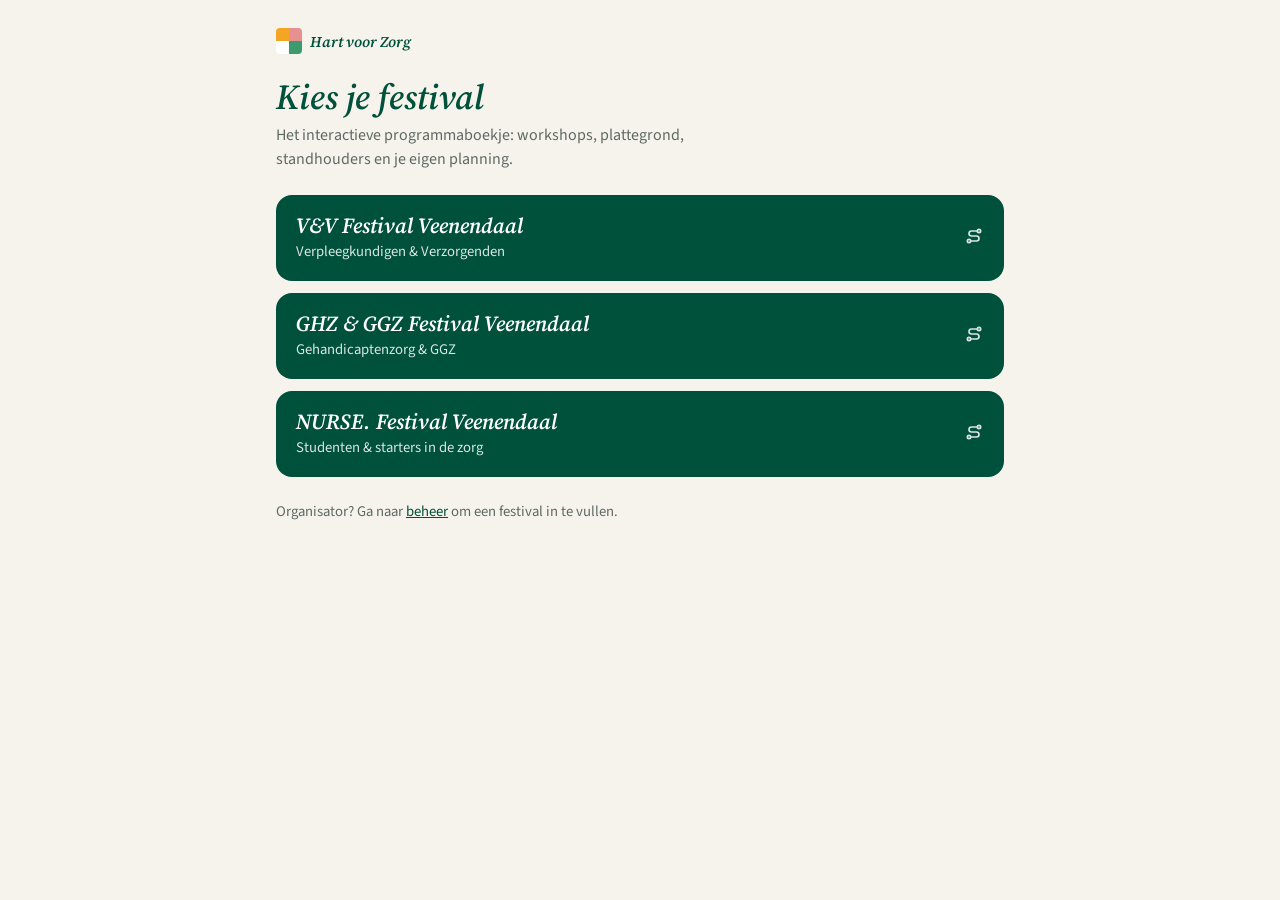
<file: index.html>
<!doctype html>
<html lang="nl">
<head>
  <meta charset="utf-8">
  <meta name="viewport" content="width=device-width, initial-scale=1, viewport-fit=cover">
  <meta name="theme-color" content="#00513b">
  <title>Hart voor Zorg Festivals</title>
  <link rel="preconnect" href="https://fonts.googleapis.com">
  <link rel="preconnect" href="https://fonts.gstatic.com" crossorigin>
  <link href="https://fonts.googleapis.com/css2?family=Source+Sans+3:wght@400;600;700&family=Source+Serif+4:ital,opsz,wght@0,8..60,600;1,8..60,500;1,8..60,600&display=swap" rel="stylesheet">
  <link rel="stylesheet" href="assets/app.css">
  <style>
    body { overflow: auto; }
    .home { max-width: 760px; margin: 0 auto; padding-block: 28px 60px; padding-left: max(16px, env(safe-area-inset-left, 0px)); padding-right: max(16px, env(safe-area-inset-right, 0px)); }
    .home h1 { font: italic 600 2.2rem/1.1 var(--font-display); color: var(--heading); margin: 0 0 6px; }
    .events { list-style: none; padding: 0; margin: 24px 0; display: grid; gap: 12px; }
    .events a { display: flex; gap: 16px; align-items: center; padding: 18px 20px; background: var(--primary); color: #fff; text-decoration: none; border-radius: 16px; }
    .events a:hover { box-shadow: var(--shadow); }
    .events strong { font: italic 600 1.35rem/1.2 var(--font-display); display: block; }
    .events span { opacity: .85; font-size: .92rem; }
    .events .go { margin-left: auto; }
    .admin { color: var(--muted); font-size: .92rem; }
  </style>
</head>
<body>
  <main class="home">
    <a class="brand" href="index.html" style="color:var(--heading)"><span class="brand-mark"></span><span class="brand-text">Hart voor Zorg</span></a>
    <h1 style="margin-top:24px">Kies je festival</h1>
    <p class="lede">Het interactieve programmaboekje: workshops, plattegrond, standhouders en je eigen planning.</p>
    <ul class="events" id="events"></ul>
    <p class="admin">Organisator? Ga naar <a href="beheer.html">beheer</a> om een festival in te vullen.</p>
  </main>
  <script type="module">
    import { fetchJSON, esc, icon } from './assets/core.js';
    const list = await fetchJSON('data/events/index.json');
    document.getElementById('events').innerHTML = list.map(e => `<li><a href="event.html?e=${encodeURIComponent(e.id)}">
      <div><strong>${esc(e.name)} ${esc(e.city)}</strong><span>${esc(e.audience)}${e.date ? ' · ' + new Date(e.date + 'T12:00').toLocaleDateString('nl-NL', { day: 'numeric', month: 'long', year: 'numeric' }) : ''}</span></div>
      <span class="go">${icon('route')}</span></a></li>`).join('');
  </script>
</body>
</html>
</file>
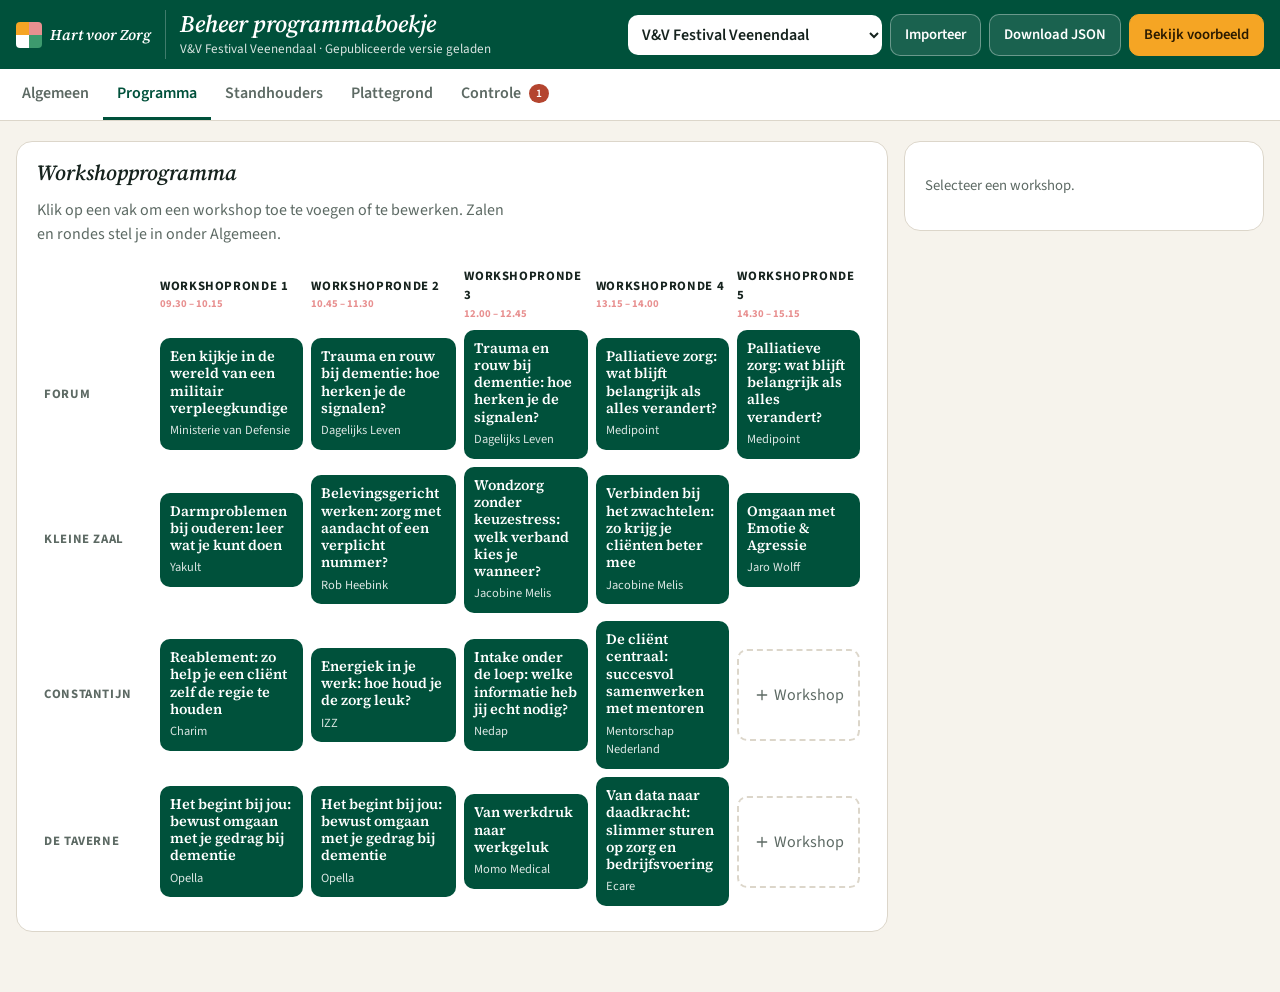
<file: beheer.html>
<!doctype html>
<html lang="nl">
<head>
  <meta charset="utf-8">
  <meta name="viewport" content="width=device-width, initial-scale=1, viewport-fit=cover">
  <meta name="robots" content="noindex">
  <title>Beheer · Hart voor Zorg programmaboekje</title>
  <link rel="preconnect" href="https://fonts.googleapis.com">
  <link rel="preconnect" href="https://fonts.gstatic.com" crossorigin>
  <link href="https://fonts.googleapis.com/css2?family=Source+Sans+3:wght@400;600;700&family=Source+Serif+4:ital,opsz,wght@0,8..60,600;1,8..60,500;1,8..60,600&display=swap" rel="stylesheet">
  <link rel="stylesheet" href="assets/app.css">
  <link rel="stylesheet" href="assets/editor.css">
</head>
<body class="editor">
  <header class="topbar">
    <a class="brand" href="index.html"><span class="brand-mark" aria-hidden="true"></span><span class="brand-text">Hart voor Zorg</span></a>
    <div class="title"><h1>Beheer programmaboekje</h1><p id="status">Laden…</p></div>
    <div class="ed-top-actions">
      <label class="ed-select"><span class="sr">Festival</span><select id="ev-select"></select></label>
      <button type="button" class="btn" id="btn-import">Importeer</button>
      <button type="button" class="btn" id="btn-export">Download JSON</button>
      <button type="button" class="btn primary" id="btn-preview">Bekijk voorbeeld</button>
      <input type="file" id="file-import" accept="application/json,.json" hidden>
    </div>
  </header>
  <nav class="tabs" id="ed-tabs" aria-label="Onderdelen">
    <button type="button" data-tab="algemeen">Algemeen</button>
    <button type="button" data-tab="programma">Programma</button>
    <button type="button" data-tab="partners">Standhouders</button>
    <button type="button" data-tab="kaart">Plattegrond</button>
    <button type="button" data-tab="controle">Controle <span id="issue-count" class="count" hidden></span></button>
  </nav>
  <main id="ed-main" class="ed-main"></main>
  <script type="module" src="assets/editor.js"></script>
</body>
</html>
</file>
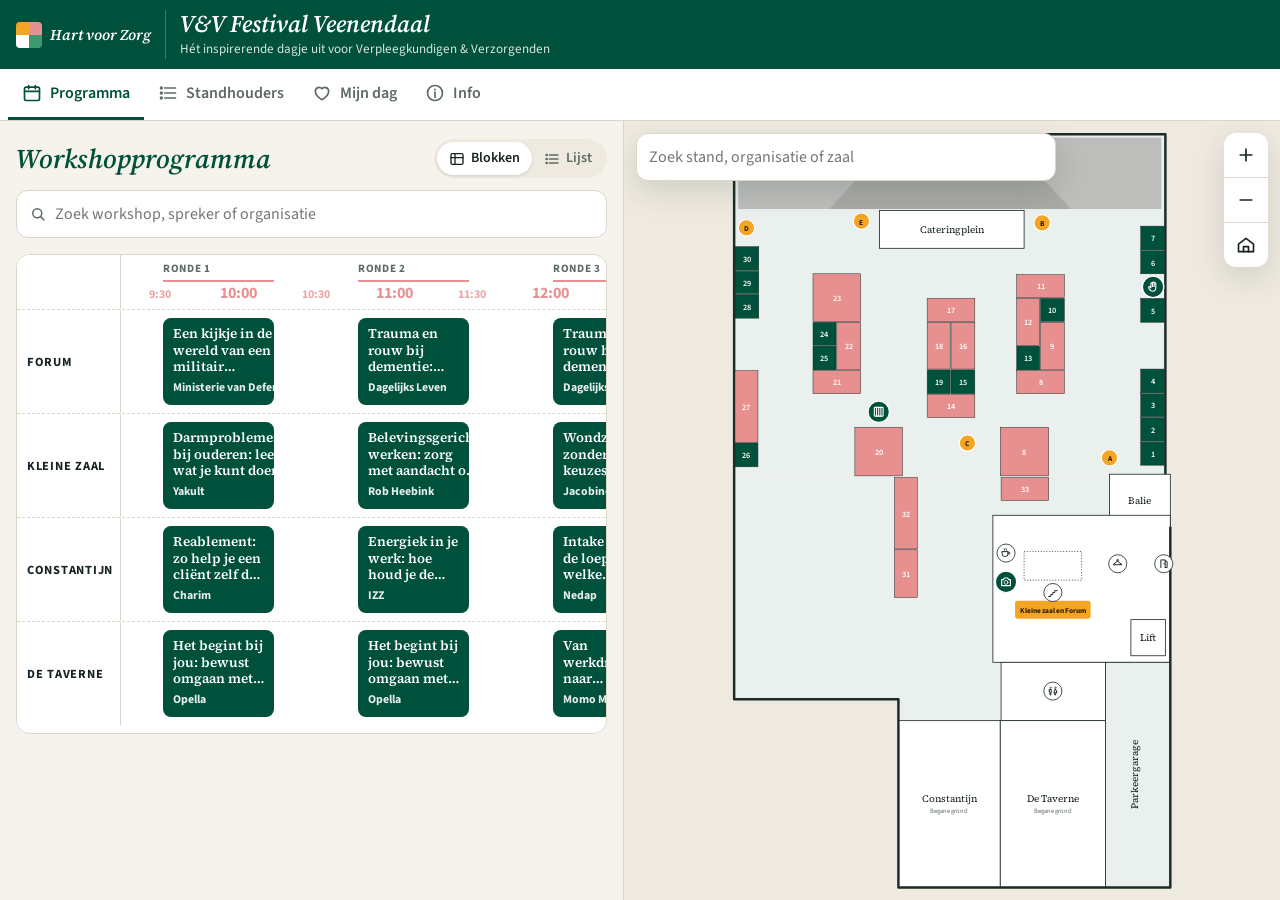
<file: event.html>
<!doctype html>
<html lang="nl">
<head>
  <meta charset="utf-8">
  <meta name="viewport" content="width=device-width, initial-scale=1, viewport-fit=cover">
  <meta name="theme-color" content="#00513b">
  <title>Programma · Hart voor Zorg</title>
  <link rel="preconnect" href="https://fonts.googleapis.com">
  <link rel="preconnect" href="https://fonts.gstatic.com" crossorigin>
  <link href="https://fonts.googleapis.com/css2?family=Source+Sans+3:wght@400;600;700&family=Source+Serif+4:ital,opsz,wght@0,8..60,600;1,8..60,500;1,8..60,600&display=swap" rel="stylesheet">
  <link rel="stylesheet" href="assets/app.css">
</head>
<body>
  <div id="app" class="app" aria-busy="true">
    <header class="topbar">
      <a class="brand" href="index.html" aria-label="Alle festivals">
        <span class="brand-mark" aria-hidden="true"></span>
        <span class="brand-text">Hart voor Zorg</span>
      </a>
      <div class="title">
        <h1 id="ev-name">Programmaboekje</h1>
        <p id="ev-sub"></p>
      </div>
    </header>
    <div id="live" class="live" hidden></div>
    <nav class="tabs" id="tabs" aria-label="Onderdelen"></nav>
    <main class="layout">
      <section class="panel" id="panel" tabindex="-1"></section>
      <section class="mapwrap" id="mapwrap" aria-label="Plattegrond">
        <div class="map-search">
          <label class="search">
            <span class="sr">Zoek stand of organisatie</span>
            <input id="map-q" type="search" placeholder="Zoek stand, organisatie of zaal" autocomplete="off">
          </label>
          <ul id="map-suggest" class="suggest" hidden></ul>
        </div>
        <div id="map" class="map"></div>
        <div class="map-ctrl">
          <button type="button" data-zoom="in" aria-label="Inzoomen"></button>
          <button type="button" data-zoom="out" aria-label="Uitzoomen"></button>
          <button type="button" data-zoom="reset" aria-label="Hele plattegrond"></button>
        </div>
        <div id="route-bar" class="route-bar" hidden></div>
      </section>
    </main>
    <div id="sheet" class="sheet" role="dialog" aria-modal="false" aria-labelledby="sheet-title" hidden>
      <div class="sheet-grip" aria-hidden="true"></div>
      <button type="button" class="sheet-close" aria-label="Sluiten"></button>
      <div class="sheet-body" id="sheet-body"></div>
    </div>
  </div>
  <script type="module" src="assets/app.js"></script>
</body>
</html>
</file>
<file: assets/app.css>
/* Layout: app shell — header, tabs, list panel; on wide screens the floor plan stays docked on the right. */
:root {
  --primary: #00513b;        /* Hart voor Zorg green */
  --primary-ink: #ffffff;
  --accent: #e89090;         /* stand pink / time labels */
  --sun: #f5a524;            /* orange markers on the floor plan */
  --bg: #f6f3ec;             /* paper */
  --surface: #ffffff;
  --surface-2: #efeae0;
  --fg: #16231e;
  --muted: #5d6a64;
  --line: #dcd6ca;
  --floor: #e9f0ee;
  --block: #bdbdbb;
  --block-dark: #a9a9a7;
  --wall: #1d2b26;
  --small-stand: #00513b;
  --route: #f5a524;
  --mine: #f5a524;
  --danger: #b4452f;
  --heading: #00513b;
  --link: #00513b;
  --shadow: 0 10px 30px rgb(10 40 30 / .14);
  --font-display: 'Source Serif 4', Georgia, 'Times New Roman', serif;
  --font-body: 'Source Sans 3', 'Segoe UI', system-ui, sans-serif;
  --room-w: 104px;
  --tabs-h: 64px;
}
@media (prefers-color-scheme: dark) {
  :root:not([data-theme="light"]) {
    --bg: #0f1b17; --surface: #16251f; --surface-2: #1e3029; --fg: #eef3f0; --muted: #a2b2ab; --line: #2c4038;
    --floor: #1d2c27; --block: #3a4541; --block-dark: #2e3834; --wall: #c9d6d0; --small-stand: #0f7a5a;
    --primary-ink: #ffffff; --shadow: 0 10px 30px rgb(0 0 0 / .45); --heading: #eef3f0; --link: #7fd1b0; --danger: #e0735c; color-scheme: dark;
  }
}
:root[data-theme="dark"] {
  --bg: #0f1b17; --surface: #16251f; --surface-2: #1e3029; --fg: #eef3f0; --muted: #a2b2ab; --line: #2c4038;
  --floor: #1d2c27; --block: #3a4541; --block-dark: #2e3834; --wall: #c9d6d0; --small-stand: #0f7a5a;
  --primary-ink: #ffffff; --shadow: 0 10px 30px rgb(0 0 0 / .45); --heading: #eef3f0; --link: #7fd1b0; --danger: #e0735c; color-scheme: dark;
}

* { box-sizing: border-box; }
[hidden] { display: none !important; }
html, body { height: 100%; }
body { margin: 0; background: var(--bg); color: var(--fg); font: 16px/1.5 var(--font-body); -webkit-font-smoothing: antialiased; }
button { font: inherit; color: inherit; background: none; border: 0; padding: 0; cursor: pointer; text-align: inherit; }
a { color: var(--link); }
:focus-visible { outline: 3px solid var(--sun); outline-offset: 2px; border-radius: 4px; }
.sr { position: absolute; width: 1px; height: 1px; overflow: hidden; clip: rect(0 0 0 0); }
.ico { flex: none; vertical-align: -.2em; }
h1, h2, h3 { text-wrap: balance; }

.app { height: 100%; display: flex; flex-direction: column; }
.app > .layout { flex: 1; }

/* header */
.topbar {
  background: var(--primary); color: var(--primary-ink);
  display: flex; align-items: center; gap: 14px;
  padding-block: 10px; padding-left: max(16px, env(safe-area-inset-left, 0px)); padding-right: max(16px, env(safe-area-inset-right, 0px));
}
.brand { display: flex; align-items: center; gap: 8px; color: inherit; text-decoration: none; flex: none; }
.brand-mark { width: 26px; height: 26px; border-radius: 4px; background:
  linear-gradient(var(--sun) 0 0) 0 0 / 50% 50% no-repeat, linear-gradient(var(--accent) 0 0) 100% 0 / 50% 50% no-repeat,
  linear-gradient(#ffffff 0 0) 0 100% / 50% 50% no-repeat, linear-gradient(#3d9a6e 0 0) 100% 100% / 50% 50% no-repeat; }
.brand-text { font: italic 600 15px/1 var(--font-display); white-space: nowrap; }
.title { min-width: 0; border-left: 1px solid rgb(255 255 255 / .25); padding-left: 14px; }
.title h1 { margin: 0; font: italic 600 clamp(1.15rem, 3.5vw, 1.5rem)/1.15 var(--font-display); }
.title p { margin: 2px 0 0; font-size: .82rem; opacity: .85; white-space: nowrap; overflow: hidden; text-overflow: ellipsis; }
@media (max-width: 520px) { .brand-text { display: none; } }

.live {
  display: flex; gap: 8px; align-items: center; background: var(--sun); color: #2a1a00; font-size: .9rem;
  padding-block: 7px; padding-left: max(16px, env(safe-area-inset-left, 0px)); padding-right: max(16px, env(safe-area-inset-right, 0px));
}
.live a { color: #2a1a00; font-weight: 700; }

/* tabs: bottom bar on phones, top row on larger screens */
.tabs { display: flex; background: var(--surface); border-bottom: 1px solid var(--line);
  padding-left: max(8px, env(safe-area-inset-left, 0px)); padding-right: max(8px, env(safe-area-inset-right, 0px)); }
.tabs button { display: flex; align-items: center; gap: 8px; padding: 12px 14px; color: var(--muted); font-weight: 600; border-bottom: 3px solid transparent; }
.tabs button[aria-current="page"] { color: var(--heading); border-bottom-color: var(--link); }

@media (max-width: 999px) {
  .tabs { order: 10; border-top: 1px solid var(--line); border-bottom: 0; justify-content: space-around;
    padding-bottom: env(safe-area-inset-bottom, 0px); }
  .tabs button { flex-direction: column; gap: 2px; font-size: .72rem; padding: 8px 4px 6px; border-bottom: 0; border-top: 3px solid transparent; min-width: 60px; align-items: center; }
  .tabs button[aria-current="page"] { border-top-color: var(--link); }
}
@media (min-width: 1000px) { .mobile-only { display: none !important; } }

/* main layout */
.layout { min-height: 0; display: grid; grid-template-columns: 1fr; position: relative; }
.panel { overflow-y: auto; min-width: 0; padding-block: 18px 40px;
  padding-left: max(16px, env(safe-area-inset-left, 0px)); padding-right: max(16px, env(safe-area-inset-right, 0px)); }
.mapwrap { position: relative; min-height: 0; background: var(--floor); overflow: hidden; }
@media (max-width: 999px) {
  body:not([data-tab="kaart"]) .mapwrap { display: none; }
  body[data-tab="kaart"] .panel { display: none; }
}
@media (min-width: 1000px) {
  .layout { grid-template-columns: minmax(420px, 1fr) minmax(420px, 1.05fr); }
  .panel { border-right: 1px solid var(--line); }
}

.panel-head { display: flex; flex-wrap: wrap; align-items: center; justify-content: space-between; gap: 10px; margin-bottom: 12px; }
.panel-head h2, .hero h2 { margin: 0; font: italic 600 1.7rem/1.1 var(--font-display); color: var(--heading); }
.lede { color: var(--muted); margin: 0 0 14px; max-width: 60ch; }
h3.sub { font: 700 .78rem/1.2 var(--font-body); letter-spacing: .08em; text-transform: uppercase; color: var(--muted); margin: 24px 0 10px; }
h3.sub small { font-weight: 400; letter-spacing: 0; }
.empty { padding: 40px 0; color: var(--muted); }
.empty-inline { color: var(--muted); }
.muted { color: var(--muted); font-size: .92rem; }

.seg { display: inline-flex; background: var(--surface-2); border-radius: 999px; padding: 3px; }
.seg button { padding: 6px 12px; border-radius: 999px; font-size: .88rem; font-weight: 600; color: var(--muted); display: flex; gap: 6px; align-items: center; }
.seg button[aria-pressed="true"] { background: var(--surface); color: var(--fg); box-shadow: 0 1px 3px rgb(0 0 0 / .12); }

.search { display: flex; align-items: center; gap: 8px; background: var(--surface); border: 1px solid var(--line); border-radius: 12px; padding: 0 12px; color: var(--muted); }
.search input { flex: 1; min-width: 0; border: 0; background: none; font: inherit; color: var(--fg); padding: 11px 0; outline: none; }
.search:focus-within { border-color: var(--primary); box-shadow: 0 0 0 3px rgb(0 81 59 / .15); }

.chips { display: flex; flex-wrap: wrap; gap: 6px; align-items: center; margin-top: 12px; }
.chips-label { font-size: .85rem; color: var(--muted); margin-right: 2px; }
.chip { border: 1.5px solid var(--c); border-radius: 999px; padding: 4px 11px; font-size: .82rem; font-weight: 600; }
.chip[aria-pressed="true"] { background: var(--c); color: #141414; }

/* timeline (block schedule) */
#prog-body { margin-top: 16px; }
.timeline { overflow-x: auto; border-radius: 14px; background: var(--surface); border: 1px solid var(--line); -webkit-overflow-scrolling: touch; }
.tl-inner { position: relative; width: calc(var(--room-w) + var(--w)); padding-bottom: 8px; }
.tl-row { display: flex; min-height: 104px; }
.tl-row + .tl-row { border-top: 1px dashed var(--line); }
.tl-axis { min-height: 54px; }
.tl-room { position: sticky; left: 0; z-index: 2; width: var(--room-w); flex: none; background: var(--surface); display: flex; align-items: center; padding: 0 10px; border-right: 1px solid var(--line); }
.tl-room button { font-weight: 700; font-size: .78rem; letter-spacing: .06em; text-transform: uppercase; }
.tl-room button:hover { color: var(--primary); text-decoration: underline; }
.tl-track { position: relative; flex: 1; }
.tl-hour { position: absolute; top: 30px; transform: translateX(-50%); font: 700 1rem/1 var(--font-body); color: var(--accent); font-variant-numeric: tabular-nums; }
.tl-hour.half { font-size: .75rem; top: 34px; opacity: .8; }
.tl-round { position: absolute; top: 6px; margin-left: 3px; font-size: .7rem; font-weight: 700; text-transform: uppercase; letter-spacing: .06em; color: var(--muted); border-bottom: 2px solid var(--accent); padding-bottom: 2px; }
.blk { position: absolute; top: 8px; bottom: 8px; margin-left: 3px; background: var(--primary); color: #fff; border-radius: 8px; padding: 8px 10px; display: flex; flex-direction: column; gap: 4px; overflow: hidden; transition: transform .15s, box-shadow .15s, opacity .2s; }
.blk:hover { transform: translateY(-1px); box-shadow: var(--shadow); }
.blk-title { font: 600 .84rem/1.2 var(--font-display); display: -webkit-box; -webkit-line-clamp: 3; -webkit-box-orient: vertical; overflow: hidden; }
.blk-lead { font-size: .74rem; font-weight: 700; opacity: .9; white-space: nowrap; overflow: hidden; text-overflow: ellipsis; }
.blk-tags { display: flex; gap: 3px; margin-top: auto; }
.blk-star { position: absolute; top: 6px; right: 6px; color: var(--mine); }
.blk-star .ico { fill: currentColor; }
.blk.mine { box-shadow: inset 0 0 0 3px var(--mine); }
.blk.dim { opacity: .22; }
.blk.past { opacity: .55; }
.blk.now { box-shadow: 0 0 0 3px var(--sun); }
.tl-now { position: absolute; top: 46px; bottom: 0; width: 2px; background: var(--danger); z-index: 3; pointer-events: none; }
.tl-now span { position: absolute; top: -16px; left: 50%; transform: translateX(-50%); background: var(--danger); color: #fff; font-size: .65rem; font-weight: 700; padding: 1px 6px; border-radius: 99px; }
.dot { width: 10px; height: 10px; border-radius: 50%; background: var(--c); display: inline-block; box-shadow: 0 0 0 1.5px rgb(255 255 255 / .7); }

/* list */
.round { margin-bottom: 22px; }
.round h3 { display: flex; align-items: baseline; gap: 10px; margin: 0 0 10px; font: italic 600 1.15rem/1.2 var(--font-display); }
.round h3 time { font: 600 .9rem var(--font-body); color: var(--accent); font-variant-numeric: tabular-nums; }
.round.past { opacity: .6; }
.badge { font-style: normal; font: 700 .7rem var(--font-body); padding: 2px 8px; border-radius: 99px; }
.live-badge { background: var(--sun); color: #2a1a00; }
.cards, .plist, .mini, .agenda, .rounds, .acts-list, .facts { list-style: none; margin: 0; padding: 0; }
.cards { display: grid; gap: 8px; }
.cards li, .plist li { display: flex; align-items: stretch; gap: 6px; }
.card { flex: 1; min-width: 0; display: flex; flex-direction: column; gap: 3px; background: var(--surface); border: 1px solid var(--line); border-radius: 12px; padding: 11px 14px; transition: border-color .15s; }
.card:hover { border-color: var(--primary); }
.card.mine { border-color: var(--mine); box-shadow: inset 4px 0 0 var(--mine); }
.card-room { font-size: .74rem; font-weight: 700; text-transform: uppercase; letter-spacing: .06em; color: var(--muted); }
.card-title { font: 600 1.02rem/1.25 var(--font-display); }
.card-lead { font-size: .88rem; color: var(--muted); }
.card-tags { display: flex; gap: 4px; margin-top: 2px; }
.star, .check { flex: none; width: 46px; display: grid; place-items: center; border-radius: 12px; color: var(--muted); border: 1px solid transparent; }
.star:hover { color: var(--mine); }
.star.on { color: var(--mine); }
.star.on .ico { fill: currentColor; }

/* partners */
.prow { flex: 1; min-width: 0; display: flex; align-items: center; gap: 12px; padding: 9px 12px; background: var(--surface); border: 1px solid var(--line); border-radius: 12px; }
.prow:hover { border-color: var(--primary); }
.plist { display: grid; gap: 6px; }
.prow-name { flex: 1; min-width: 0; font-weight: 600; }
.prow-ws { color: var(--muted); }
.badge-stand { flex: none; min-width: 34px; height: 30px; display: grid; place-items: center; border-radius: 6px; background: var(--accent); color: #fff; font-weight: 700; font-size: .9rem; font-variant-numeric: tabular-nums; padding: 0 6px; }
.badge-stand.letter { background: var(--sun); color: #2a1a00; border-radius: 50%; min-width: 30px; }
.tag-main { font-style: normal; font-size: .68rem; font-weight: 700; text-transform: uppercase; letter-spacing: .06em; color: var(--link); background: var(--surface-2); padding: 2px 6px; border-radius: 4px; margin-left: 4px; white-space: nowrap; }
.plist li.seen .prow-name { text-decoration: line-through; color: var(--muted); }
.check { border: 1.5px solid var(--line); width: 34px; height: 34px; align-self: center; border-radius: 8px; color: transparent; }
.check.on { background: var(--primary); border-color: var(--primary); color: #fff; }

/* mijn dag */
.agenda { display: grid; gap: 8px; }
.agenda li { display: flex; gap: 12px; align-items: stretch; }
.agenda time { width: 46px; flex: none; font-weight: 700; font-variant-numeric: tabular-nums; padding-top: 10px; }
.agenda time small { color: var(--muted); font-weight: 400; }
.agenda li.clash .card { border-color: var(--danger); }
.warn { color: var(--danger); font-size: .82rem; font-weight: 600; }
.hint { color: var(--muted); font-size: .92rem; }

/* info */
.hero { background: var(--primary); color: #fff; border-radius: 16px; padding: 22px; margin-bottom: 18px; }
.hero h2, .hero .eyebrow { color: #fff !important; }
.hero p { margin: 8px 0 0; opacity: .9; }
.eyebrow { font: italic 600 1rem var(--font-display); color: var(--accent); margin: 0 0 4px; }
.prose { max-width: 62ch; margin: 0 0 12px; }
.sign { font-weight: 700; color: var(--link); }
.rounds { display: grid; gap: 6px; max-width: 420px; }
.rounds li { display: flex; gap: 14px; background: var(--surface); border-radius: 10px; padding: 9px 14px; border: 1px solid var(--line); }
.rounds time { font-weight: 700; color: var(--accent); font-variant-numeric: tabular-nums; min-width: 112px; }
.acts-list { display: grid; gap: 16px; }
.acts-list li { display: flex; gap: 14px; }
.acts-list p { margin: 4px 0; color: var(--muted); max-width: 60ch; }
.act-ico { flex: none; width: 44px; height: 44px; border-radius: 50%; background: var(--primary); color: #fff; display: grid; place-items: center; }
.facts { display: grid; gap: 4px; }
.link { color: var(--link); font-weight: 600; display: inline-flex; gap: 6px; align-items: center; text-decoration: none; padding: 4px 0; }
.link:hover { text-decoration: underline; }
.link small { color: var(--muted); font-weight: 400; }
.outro { margin-top: 30px; font: italic 600 1.1rem var(--font-display); }

/* buttons */
.actions { display: flex; flex-wrap: wrap; gap: 8px; margin: 14px 0 6px; }
.btn { display: inline-flex; align-items: center; gap: 7px; padding: 9px 14px; border-radius: 10px; border: 1.5px solid var(--line); font-weight: 600; font-size: .92rem; background: var(--surface); }
.btn:hover { border-color: var(--primary); }
.btn.primary { background: var(--primary); color: #fff; border-color: var(--primary); }
.btn.on { background: var(--surface-2); border-color: var(--mine); }
.btn.on .ico { color: var(--mine); fill: currentColor; }
.btn.ghost { margin-top: 10px; }
.icon-btn { width: 36px; height: 36px; display: grid; place-items: center; border-radius: 50%; }
.icon-btn:hover { background: var(--surface-2); }

/* map */
.map { position: absolute; inset: 0; }
.floorplan { width: 100%; height: 100%; display: block; touch-action: none; user-select: none; cursor: grab; }
.floorplan:active { cursor: grabbing; }
.floorplan.animating { transition: none; }
.v-floor { fill: var(--floor); }
.mapwrap { background: var(--surface-2); }
.v-block { fill: var(--block); }
.v-block-dark { fill: var(--block-dark); }
.v-area, .v-room { fill: var(--surface); stroke: var(--wall); stroke-width: 1; }
.v-room[data-room] { cursor: pointer; }
.v-room[data-room]:hover { fill: var(--surface-2); }
.v-stairs { fill: var(--surface); stroke: var(--wall); stroke-width: 1; stroke-dasharray: 1.2 2.2; }
.v-parking { fill: var(--floor); stroke: var(--wall); stroke-width: 1; }
.v-wall { fill: none; stroke: var(--wall); stroke-width: 3; stroke-linejoin: round; }
.v-label { fill: var(--fg); font: 12px var(--font-display); text-anchor: middle; pointer-events: none; }
.v-sub { fill: var(--muted); font: 8px var(--font-body); text-anchor: middle; pointer-events: none; }

.stand { cursor: pointer; }
.stand rect { fill: var(--accent); stroke: var(--wall); stroke-width: .6; transition: fill .15s; }
.stand.small rect { fill: var(--small-stand); }
.stand text { fill: #fff; font: 600 10px var(--font-body); text-anchor: middle; pointer-events: none; }
.stand.point circle { fill: var(--sun); stroke: #fff; stroke-width: 1.5; }
.stand.point text { fill: #2a1a00; font-size: 9px; font-weight: 700; }
.stand:hover rect { fill: #d36f6f; }
.stand.small:hover rect { fill: #0f7a5a; }
.stand.want rect, .stand.want circle { stroke: var(--mine); stroke-width: 3; }
.stand.visited { opacity: .45; }
.stand.hl rect, .stand.hl circle { fill: var(--sun); stroke: var(--wall); stroke-width: 1.5; animation: pulse 1.4s ease-in-out infinite; }
.stand.hl text { fill: #2a1a00; }
@keyframes pulse { 50% { stroke-width: 4; stroke: var(--sun); } }
.act, .poi { cursor: pointer; color: #fff; }
.act circle { fill: var(--primary); stroke: #fff; stroke-width: 1.5; }
.poi circle { fill: var(--surface); stroke: var(--wall); stroke-width: 1; }
.poi { color: var(--fg); }
.poi-label-bg { fill: var(--sun); }
.poi-label { fill: #2a1a00; font: 700 9px var(--font-body); text-anchor: middle; }
.pin circle { fill: none; stroke: var(--sun); stroke-width: 4; animation: ring 1.6s ease-out infinite; }
@keyframes ring { from { r: 10; opacity: 1; } to { r: 34; opacity: 0; } }

.route-casing { fill: none; stroke: #fff; stroke-width: 9; stroke-linecap: round; stroke-linejoin: round; }
.route-line { fill: none; stroke: var(--route); stroke-width: 5; stroke-linecap: round; stroke-linejoin: round; stroke-dasharray: 2 9; animation: march 1s linear infinite; }
@keyframes march { to { stroke-dashoffset: -11; } }
.route-start circle { fill: var(--primary); stroke: #fff; stroke-width: 3; }
.route-end circle { fill: var(--sun); stroke: #fff; stroke-width: 3; }

.map-search { position: absolute; top: 12px; left: max(12px, env(safe-area-inset-left, 0px)); right: 64px; z-index: 5; max-width: 420px; }
.map-search .search { box-shadow: var(--shadow); }
.suggest { list-style: none; margin: 6px 0 0; padding: 6px; background: var(--surface); border-radius: 12px; box-shadow: var(--shadow); max-height: 50vh; overflow: auto; }
.suggest button { width: 100%; display: flex; justify-content: space-between; gap: 10px; padding: 9px 10px; border-radius: 8px; font-weight: 600; }
.suggest button:hover, .suggest button:focus-visible { background: var(--surface-2); }
.suggest small { color: var(--muted); font-weight: 400; white-space: nowrap; }
.suggest .none { padding: 10px; color: var(--muted); }
.map-ctrl { position: absolute; right: max(12px, env(safe-area-inset-right, 0px)); top: 12px; display: grid; gap: 1px; z-index: 5; background: var(--line); border-radius: 12px; overflow: hidden; box-shadow: var(--shadow); }
.map-ctrl button { width: 44px; height: 44px; display: grid; place-items: center; background: var(--surface); }
.map-ctrl button:hover { background: var(--surface-2); }
.route-bar { position: absolute; left: 12px; right: 12px; bottom: 12px; z-index: 6; background: var(--surface); border-radius: 14px; box-shadow: var(--shadow); padding: 12px 14px; max-width: 480px; display: grid; gap: 8px; }
.rb-main { display: flex; gap: 10px; align-items: center; color: var(--fg); }
.rb-main > .ico { color: var(--route); }
.rb-main div { flex: 1; min-width: 0; display: grid; }
.rb-main span { font-size: .85rem; color: var(--muted); }
.rb-from { display: flex; gap: 8px; align-items: center; font-size: .85rem; color: var(--muted); }
.rb-from select { flex: 1; min-width: 0; font: inherit; color: var(--fg); padding: 6px 8px; border-radius: 8px; border: 1px solid var(--line); background: var(--surface); }

/* detail sheet */
.sheet { position: fixed; z-index: 20; left: 0; right: 0; bottom: 0; max-height: 78vh; overflow-y: auto; background: var(--surface); border-radius: 20px 20px 0 0; box-shadow: 0 -10px 40px rgb(0 0 0 / .25);
  padding-block: 8px calc(24px + env(safe-area-inset-bottom, 0px)); padding-left: max(20px, env(safe-area-inset-left, 0px)); padding-right: max(20px, env(safe-area-inset-right, 0px));
  transform: translateY(100%); transition: transform .25s ease; }
.sheet.open { transform: none; }
.sheet-grip { width: 42px; height: 5px; border-radius: 99px; background: var(--line); margin: 0 auto 8px; }
.sheet-close { position: absolute; top: 10px; right: max(12px, env(safe-area-inset-right, 0px)); width: 38px; height: 38px; border-radius: 50%; display: grid; place-items: center; background: var(--surface-2); }
.sheet h2 { font: italic 600 1.45rem/1.2 var(--font-display); margin: 0 44px 8px 0; }
.sheet .eyebrow { font: 700 .76rem var(--font-body); letter-spacing: .06em; text-transform: uppercase; color: var(--accent); }
.sheet .who { font-weight: 700; margin: 0 0 4px; }
.sheet .logo { height: 34px; vertical-align: middle; margin-right: 10px; }
.taglist { display: flex; flex-wrap: wrap; gap: 6px; }
.pill { font-size: .78rem; font-weight: 700; padding: 3px 10px; border-radius: 99px; background: var(--c); color: #141414; }
.mini { display: grid; gap: 6px; }
.mini button { width: 100%; display: grid; gap: 2px; padding: 9px 12px; border-radius: 10px; background: var(--surface-2); }
.mini strong { font: 600 .95rem/1.25 var(--font-display); }
.mini small { color: var(--muted); }
.mini li.now button { box-shadow: inset 4px 0 0 var(--sun); }
.mini li.past { opacity: .55; }
@media (min-width: 1000px) {
  .sheet { left: auto; right: 16px; bottom: 16px; top: auto; width: 400px; max-height: calc(100% - 160px); border-radius: 18px; transform: translateY(20px); opacity: 0; transition: transform .2s, opacity .2s; }
  .sheet.open { transform: none; opacity: 1; }
  .sheet-grip { display: none; }
  .route-bar { left: 16px; right: auto; width: 380px; }
}

@media (prefers-reduced-motion: reduce) {
  *, *::before, *::after { animation: none !important; transition: none !important; }
}
</file>
<file: assets/editor.css>
/* Layout: admin workspace — wide cards, form panel docked right on large screens. */
body.editor { height: auto; min-height: 100%; }
.editor .topbar { flex-wrap: wrap; }
.ed-top-actions { margin-left: auto; display: flex; flex-wrap: wrap; gap: 8px; align-items: center; }
.ed-top-actions .btn { background: rgb(255 255 255 / .1); color: #fff; border-color: rgb(255 255 255 / .35); }
.ed-top-actions .btn.primary { background: var(--sun); color: #2a1a00; border-color: var(--sun); }
.ed-select select { font: inherit; font-weight: 600; padding: 8px 10px; border-radius: 10px; border: 0; background: #fff; color: #16231e; max-width: 260px; }
.editor .tabs { position: sticky; top: env(safe-area-inset-top, 0px); z-index: 10; overflow-x: auto; }
@media (max-width: 999px) {
  .editor .tabs { order: 0; justify-content: flex-start; border-top: 0; border-bottom: 1px solid var(--line); }
  .editor .tabs button { flex-direction: row; font-size: .9rem; border-top: 0; border-bottom: 3px solid transparent; padding: 12px; }
  .editor .tabs button[aria-current="page"] { border-bottom-color: var(--primary); }
}
.count { background: var(--danger); color: #fff; font-size: .72rem; border-radius: 99px; padding: 1px 7px; }

.ed-main { padding-block: 20px 60px; padding-left: max(16px, env(safe-area-inset-left, 0px)); padding-right: max(16px, env(safe-area-inset-right, 0px)); max-width: 1500px; margin: 0 auto; }
.ed-cols { display: grid; grid-template-columns: repeat(auto-fit, minmax(min(100%, 420px), 1fr)); gap: 16px; align-items: start; }
.ed-wide { grid-column: 1 / -1; }
.ed-split { display: grid; grid-template-columns: minmax(0, 1fr) 360px; gap: 16px; align-items: start; }
@media (max-width: 1000px) { .ed-split { grid-template-columns: minmax(0, 1fr); } }
.ed-side { position: sticky; top: 70px; max-height: calc(100vh - 90px); overflow: auto; }
.ed-card { background: var(--surface); border: 1px solid var(--line); border-radius: 16px; padding: 18px 20px; min-width: 0; }
.ed-card h2 { font: italic 600 1.35rem/1.2 var(--font-display); color: var(--fg); margin: 0 0 12px; }
.ed-card h2 small { font: 400 .9rem var(--font-body); color: var(--muted); font-style: normal; }
.ed-card h2:not(:first-child) { margin-top: 24px; }
.ed-scroll { overflow-x: auto; }

.fld { display: grid; gap: 4px; margin-bottom: 12px; border: 0; padding: 0; }
.fld > span, .fld legend { font-size: .82rem; font-weight: 700; color: var(--muted); }
.fld small { color: var(--muted); font-size: .8rem; }
.fld input, .fld textarea, .fld select, .ed-table input, .ed-table textarea, .ed-table select, .raw {
  font: inherit; color: var(--fg); background: var(--bg); border: 1px solid var(--line); border-radius: 8px; padding: 8px 10px; width: 100%; min-width: 0; }
.fld input:focus, .fld textarea:focus, .fld select:focus, .ed-table :is(input, textarea, select):focus { outline: 2px solid var(--primary); outline-offset: 0; border-color: transparent; }
.fld-row { display: grid; grid-template-columns: 1fr 1fr; gap: 10px; }
.cb { display: flex; align-items: center; gap: 8px; padding: 3px 0; font-weight: 600; }
.cb i, .tagdots i { width: 10px; height: 10px; border-radius: 50%; background: var(--c); display: inline-block; }
.ed-table { width: 100%; border-collapse: collapse; margin-bottom: 10px; }
.ed-table th { text-align: left; font-size: .76rem; text-transform: uppercase; letter-spacing: .05em; color: var(--muted); padding: 6px 6px; }
.ed-table td { padding: 4px 6px; vertical-align: top; }
.ed-table td.c { text-align: center; vertical-align: middle; }
.ed-table input[type="checkbox"] { width: 18px; height: 18px; }
.ed-table input[type="color"] { padding: 2px; height: 36px; }
.ed-table .w-xs { width: 64px; }
.ed-table.partners td:nth-child(2) { min-width: 200px; }
.ed-table.partners td:nth-child(5) { min-width: 240px; }
.ico.ok { color: #2f8a5f; }
.warn-txt { color: var(--sun); }
.btn.danger { color: var(--danger); }
.btn.danger:hover { border-color: var(--danger); }

.prog-grid { border-collapse: separate; border-spacing: 6px; min-width: 760px; }
.prog-grid th { font-size: .8rem; text-transform: uppercase; letter-spacing: .05em; text-align: left; color: var(--muted); }
.prog-grid thead th { color: var(--fg); }
.prog-grid th small { display: block; color: var(--accent); text-transform: none; letter-spacing: 0; font-weight: 700; }
.prog-grid tbody th { width: 110px; }
.slot { width: 100%; min-height: 92px; display: flex; flex-direction: column; gap: 4px; padding: 10px; border-radius: 10px; background: var(--primary); color: #fff; }
.slot strong { font: 600 .9rem/1.2 var(--font-display); }
.slot small { opacity: .85; font-size: .78rem; }
.slot.sel { box-shadow: 0 0 0 3px var(--sun); }
.slot.empty { background: transparent; border: 2px dashed var(--line); color: var(--muted); align-items: center; justify-content: center; flex-direction: row; }
.slot.empty:hover { border-color: var(--primary); color: var(--primary); }
.tagdots { display: flex; gap: 3px; margin-top: auto; }

.paste { background: var(--surface-2); border-radius: 12px; padding: 12px; margin-bottom: 14px; display: grid; gap: 8px; }
.paste textarea { font: 14px/1.5 ui-monospace, Menlo, monospace; padding: 10px; border-radius: 8px; border: 1px solid var(--line); background: var(--surface); color: var(--fg); }

.ed-mapcard { display: flex; flex-direction: column; }
.ed-map { height: min(78vh, 900px); background: var(--surface-2); border-radius: 12px; overflow: hidden; }
.ed-map .stand { cursor: move; }
.ed-map .stand.empty rect, .ed-map .stand.empty circle { stroke: var(--danger); stroke-width: 2; stroke-dasharray: 3 2; }
.ed-map .resize { fill: #fff; stroke: var(--wall); stroke-width: 1; cursor: nwse-resize; opacity: 0; }
.ed-map .stand:hover .resize, .ed-map .stand.hl .resize { opacity: 1; }
.ed-map .act { cursor: move; }
.ed-mini { list-style: none; padding: 0; margin: 0; display: grid; gap: 4px; font-size: .92rem; }
.ed-mini b { display: inline-block; min-width: 26px; color: var(--accent); }
.ed-chips { display: flex; flex-wrap: wrap; gap: 6px; }
.ed-chips .chip { --c: var(--danger); }

.issues { list-style: none; padding: 0; margin: 0; display: grid; gap: 6px; }
.issues li { display: flex; gap: 12px; align-items: center; padding: 9px 12px; border-radius: 10px; background: var(--surface-2); }
.issues li > span:nth-child(2) { flex: 1; min-width: 0; }
.issues .lvl { font-size: .72rem; font-weight: 700; text-transform: uppercase; letter-spacing: .05em; padding: 2px 8px; border-radius: 99px; flex: none; }
.issues .is-error .lvl { background: var(--danger); color: #fff; }
.issues .is-warn .lvl { background: var(--sun); color: #2a1a00; }
.issues .is-info .lvl { background: var(--line); color: var(--fg); }
.steps { padding-left: 20px; display: grid; gap: 6px; max-width: 70ch; }
code { background: var(--surface-2); padding: 1px 5px; border-radius: 4px; font-size: .9em; }
.raw { font: 12px/1.45 ui-monospace, Menlo, monospace; height: 50vh; resize: vertical; }
</file>
